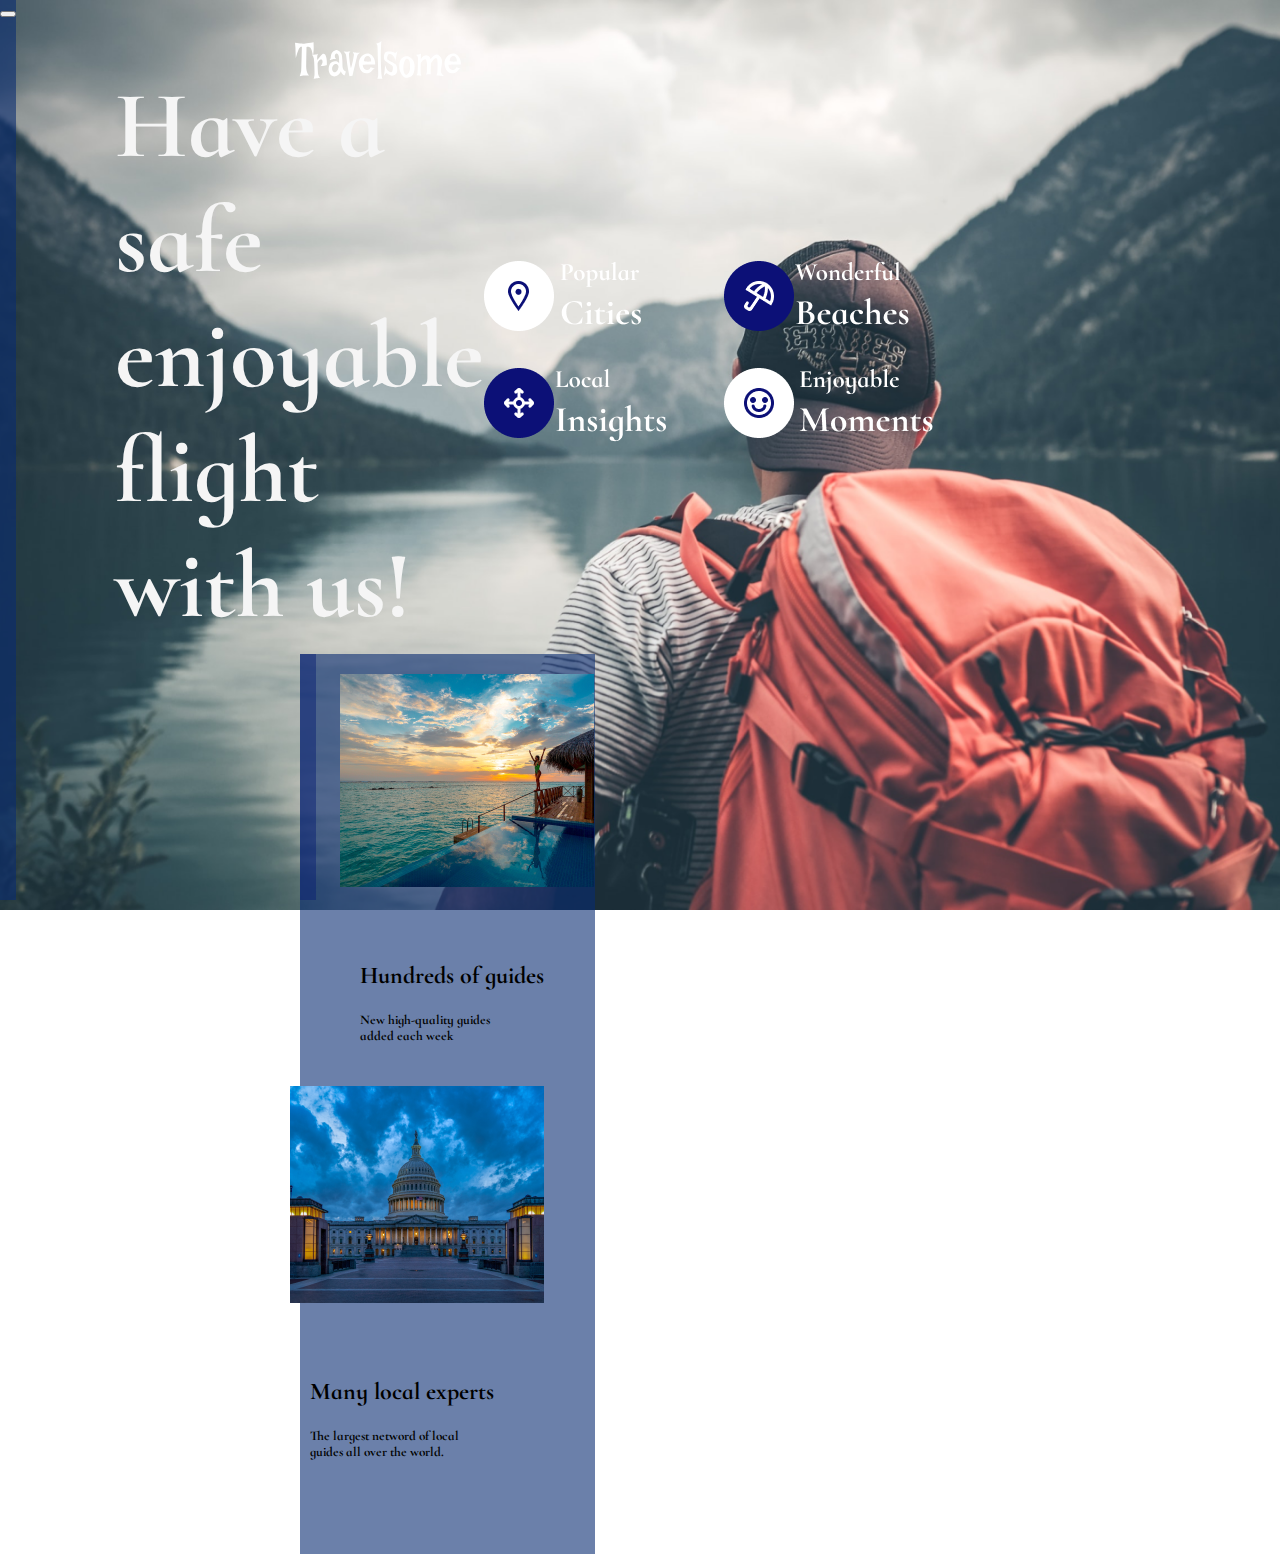
<file: week11/index.html>
<!DOCTYPE html>
<html lang="en">

<head>
  <meta charset="UTF-8">
  <meta http-equiv="X-UA-Compatible" content="IE=edge">
  <meta name="viewport" content="width=device-width, initial-scale=1.0">
  <link rel="stylesheet" href="style.css">
  <!-- CSS only -->
  <link href="https://cdn.jsdelivr.net/npm/bootstrap@5.2.0/dist/css/bootstrap.min.css" rel="stylesheet"
    integrity="sha384-gH2yIJqKdNHPEq0n4Mqa/HGKIhSkIHeL5AyhkYV8i59U5AR6csBvApHHNl/vI1Bx" crossorigin="anonymous">

  <link rel="preconnect" href="https://fonts.googleapis.com">
  <link rel="preconnect" href="https://fonts.gstatic.com" crossorigin>
  <link href="https://fonts.googleapis.com/css2?family=Imprima&display=swap" rel="stylesheet">
  <link rel="preconnect" href="https://fonts.googleapis.com">
  <link rel="preconnect" href="https://fonts.gstatic.com" crossorigin>
  <link href="https://fonts.googleapis.com/css2?family=Cormorant+Infant&display=swap" rel="stylesheet">

  <link href="https://fonts.googleapis.com/css2?family=Cormorant+Infant&display=swap" rel="stylesheet">
  <title>TravelSome</title>
</head>

<body>

  <div class="container-fluid">


    <nav class="navbar navbar-expand-lg">

      <a class="navbar-brand" href="#"> <img src="img/logo.svg">
      </a>
      <button class="navbar-toggler" type="button" data-bs-toggle="collapse" data-bs-target="#navbarSupportedContent"
        aria-controls="navbarSupportedContent" aria-expanded="false" aria-label="Toggle navigation">
        <span class="navbar-toggler-icon"></span>
      </button>
      <div class="collapse navbar-collapse" id="navbarSupportedContent">
        <ul class="navbar-nav mr-auto mb-2 mb-lg-0">
          <li class="nav-item  linkmr">
            <a class="nav-link " aria-current="page" href="#">Home</a>
          </li>
          <li class="nav-item  linkmr">
            <a class="nav-link " aria-current="page" href="#">About</a>
          </li>
          <li class="nav-item contact ">
            <a class="nav-link " aria-current="page" href="#">Contact</a>
          </li>

      </div>

    </nav>

    <div class="container">
      <div class="row justify-content-around content">
        <div class="col-8">
          Have a safe <br> enjoyable flight <br> with us!
        </div>
        <div class="row justify-content-around cities">
          <div class="col-8">
            <a class="" href="#"> <img src="img/Group 2.png"> </a>

          </div>
        </div>
      </div>
    </div>


    <footer class="text-center text-white ">

      <div class="footer">

        <div class="container-fluid">
          <div class="row">
            <div class="col-5 d-flex city1">
              <img src="img/pexels-asad-photo-maldives-3155666 1.png">
              <div class="city-text">
                <h2>Hundreds of guides
                </h2>
                <h5> New high-quality guides <br> added each week</h5>
              </div>
            </div>


            <div class="col-5 d-flex city2">
              <img src="img/pexels-pierre-blaché-3369102 1.png">


              <div class="city-text">
                <h2>Many local experts

                </h2>
                <h5>The largest netword of local <br> guides all over the world.</h5>
              </div>
            </div>

          </div>


        </div>

      </div>
    </footer>



  </div>

  <!-- JavaScript Bundle with Popper -->
  <script src="https://cdn.jsdelivr.net/npm/bootstrap@5.2.0/dist/js/bootstrap.bundle.min.js"
    integrity="sha384-A3rJD856KowSb7dwlZdYEkO39Gagi7vIsF0jrRAoQmDKKtQBHUuLZ9AsSv4jD4Xa"
    crossorigin="anonymous"></script>
</body>

</html>
</file>
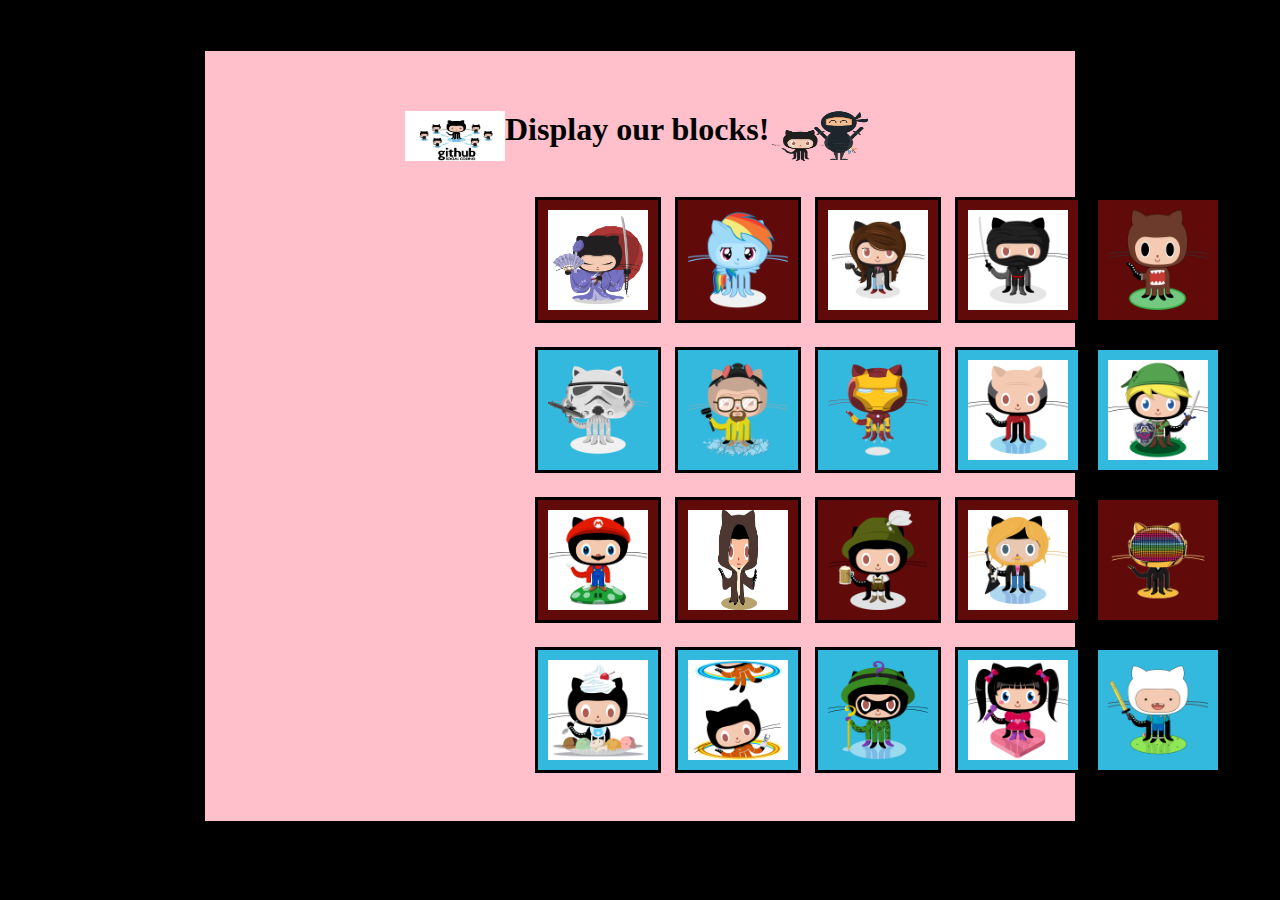
<file: week3/index.html>
<!DOCTYPE html>
<html lang="en">

<head>
    <meta charset="UTF-8">
    <meta http-equiv="X-UA-Compatible" content="IE=edge">
    <meta name="viewport" content="width=device-width, initial-scale=1.0">
    <title>layouts</title>
    <link rel="stylesheet" href="style.css">
</head>

<body>
    <div id="container">


        <div class="title">
            <img src="images/p6.jpg" alt="van3" style="width:100px;height:50px;">
            <h1>Display our blocks!</h1>
            <img src="images/p19.png" alt="van3" style="width:100px;height:50px;">
        </div>
        <div class="second-cont">
            <div id="row1">
                <img src="images/p0.jpg" alt="van1" style="width:100px;height:100px;">
                <img src="images/p1.png" alt="van2" style="width:100px;height:100px;">
                <img src="images/p3.jpg" alt="van3" style="width:100px;height:100px;">
                <img src="images/p4.jpg" alt="van3" style="width:100px;height:100px;">
                <img src="images/p5.png" alt="van3" style="width:100px;height:100px;">



            </div>



            <div id="row2">
                <img src="images/p23.png" alt="van3" style="width:100px;height:100px;">
                <img src="images/p7.png" alt="van3" style="width:100px;height:100px;">
                <img src="images/p8.png" alt="van3" style="width:100px;height:100px;">
                <img src="images/p9.jpg" alt="van3" style="width:100px;height:100px;">
                <img src="images/p10.png" alt="van3" style="width:100px;height:100px;">
            </div>


            <div id="row3">
                <img src="images/p12.png" alt="van3" style="width:100px;height:100px;">
                <img src="images/p13.jpg" alt="van3" style="width:100px;height:100px;">
                <img src="images/p14.png" alt="van3" style="width:100px;height:100px;">
                <img src="images/p15.png" alt="van3" style="width:100px;height:100px;">
                <img src="images/p16.gif" alt="van3" style="width:100px;height:100px;">

            </div>

            <div id="row4">
                <img src="images/p17.jpg" alt="van3" style="width:100px;height:100px;">
                <img src="images/p18.jpg" alt="van3" style="width:100px;height:100px;">
                <img src="images/p24.png" alt="van3" style="width:100px;height:100px;">
                <img src="images/p20.png" alt="van3" style="width:100px;height:100px;">
                <img src="images/p21.png" alt="van3" style="width:100px;height:100px;">
            </div>

        

    </div>
   
</body>

</html>
</file>
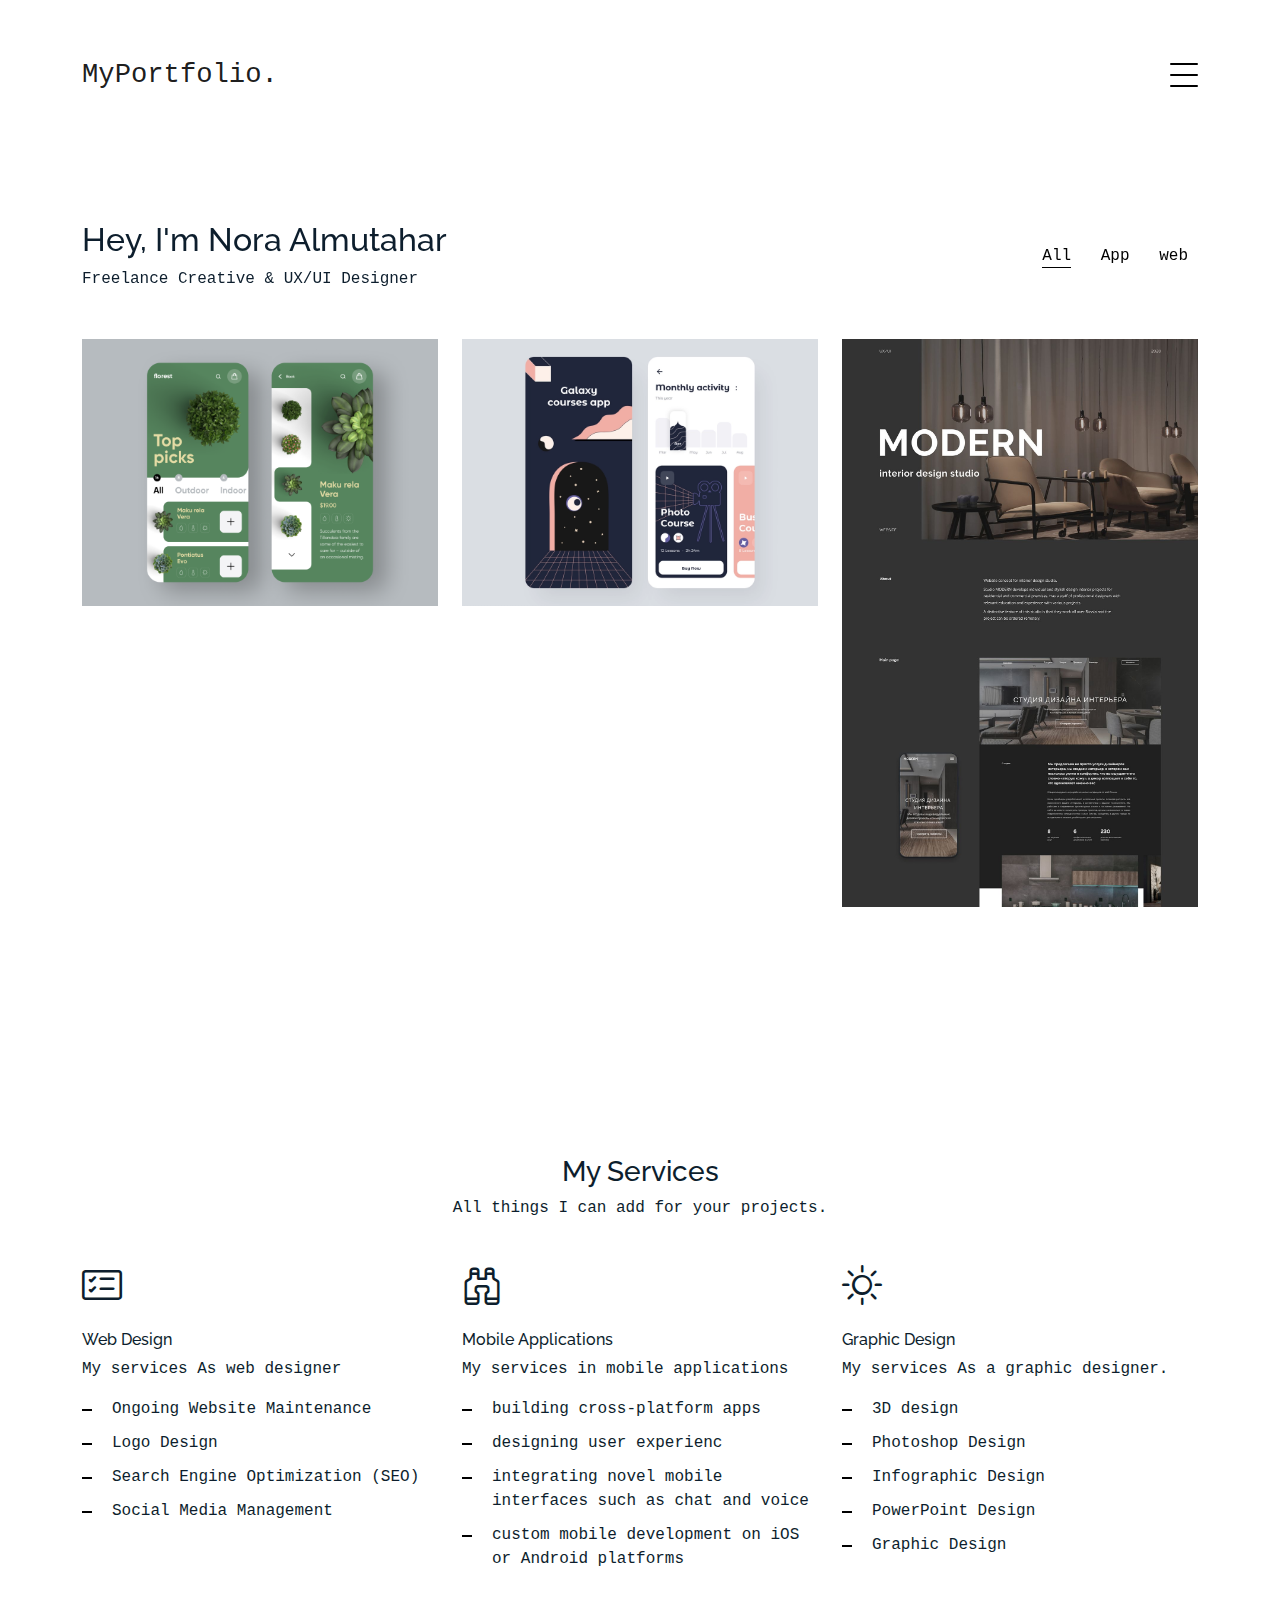
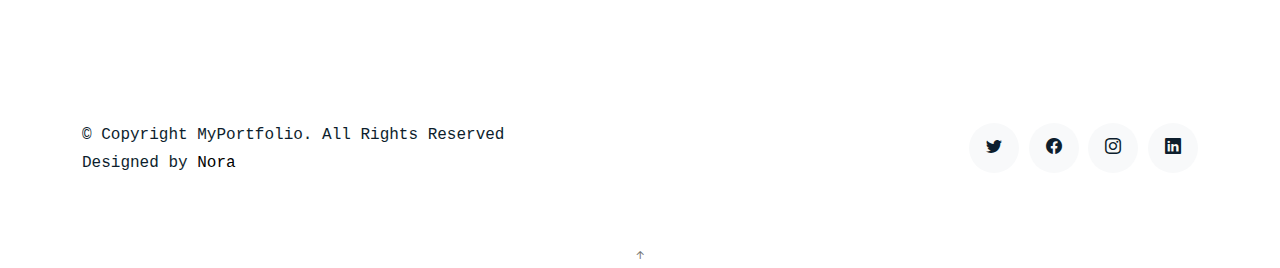
<file: Week7/index.html>
<!DOCTYPE html>
<html lang="en">

<head>
  <meta charset="utf-8">
  <meta content="width=device-width, initial-scale=1.0" name="viewport">

  <title>MyPortfolio</title>
  <meta content="" name="description">
  <meta content="" name="keywords">

  <!-- Google Fonts -->
  <link href="https://fonts.googleapis.com/css?family=https://fonts.googleapis.com/css?family=Inconsolata:400,500,600,700|Raleway:400,400i,500,500i,600,600i,700,700i" rel="stylesheet">

  <!-- Vendor CSS Files -->
  <link href="assets/vendor/aos/aos.css" rel="stylesheet">
  <link href="assets/vendor/bootstrap/css/bootstrap.min.css" rel="stylesheet">
  <link href="assets/vendor/bootstrap-icons/bootstrap-icons.css" rel="stylesheet">
  <link href="assets/vendor/swiper/swiper-bundle.min.css" rel="stylesheet">

  <!-- Template Main CSS File -->
  <link href="assets/css/style.css" rel="stylesheet">

  <!-- =======================================================
  * Template Name: MyPortfolio - v4.7.0
  * Template URL: https://bootstrapmade.com/myportfolio-bootstrap-portfolio-website-template/
  * Author: BootstrapMade.com
  * License: https://bootstrapmade.com/license/
  ======================================================== -->
</head>

<body>

  <!-- ======= Navbar ======= -->
  <div class="collapse navbar-collapse custom-navmenu" id="main-navbar">
    <div class="container py-2 py-md-5">
      <div class="row align-items-start">
        <div class="col-md-2">
          <ul class="custom-menu">
            <li class="active"><a href="index.html">Home</a></li>
            <li><a href="about.html">About Me</a></li>
          
            <li><a href="contact.html">Contact</a></li>
          </ul>
        </div>
        <div class="col-md-6 d-none d-md-block  mr-auto">
          <div class="tweet d-flex">
            <span class="bi bi-twitter text-white mt-2 mr-3"></span>
            <div>
              <p><em>The experience is about how we get there, not the landing place. <br> <a href="#">t.co/v82jsk</a></em></p>
            </div>
          </div>
        </div>
        <div class="col-md-4 d-none d-md-block">
          <h3>Hire Me</h3>
          <p>Over the years, I have acquired relevant skills and experience, which I shall bring to your organization. I have also worked tirelessly on my communication abilities and teamwork skills, which I will put to use in my future career, which would be in your organization if I am selected for the position<br> <a href="#">myemail@gmail.com</a></p>
        </div>
      </div>

    </div>
  </div>

  <nav class="navbar navbar-light custom-navbar">
    <div class="container">
      <a class="navbar-brand" href="index.html">MyPortfolio.</a>
      <a href="#" class="burger" data-bs-toggle="collapse" data-bs-target="#main-navbar">
        <span></span>
      </a>
    </div>
  </nav>

  <main id="main">

    <!-- ======= Works Section ======= -->
    <section class="section site-portfolio">
      <div class="container">
        <div class="row mb-5 align-items-center">
          <div class="col-md-12 col-lg-6 mb-4 mb-lg-0" data-aos="fade-up">
            <h2>Hey, I'm Nora Almutahar</h2>
            <p class="mb-0">Freelance Creative &amp; UX/UI Designer</p>
          </div>
          <div class="col-md-12 col-lg-6 text-start text-lg-end" data-aos="fade-up" data-aos-delay="100">
            <div id="filters" class="filters">
              <a href="#" data-filter="*" class="active">All</a>
              <a href="#" data-filter=".app">App</a>
              <a href="#" data-filter=".web">web</a>
            
            </div>
          </div>
        </div>
        <div id="portfolio-grid" class="row no-gutter" data-aos="fade-up" data-aos-delay="200">
          <div class="item app col-sm-6 col-md-4 col-lg-4 mb-4">
            <a href="work-single.html" class="item-wrap fancybox">
              <div class="work-info">
                <h3>Florest</h3>
                <span>App</span>
              </div>
              <img class="img-fluid" src="assets/img/Florest.png">
            </a>
          </div>
          <div class="item app col-sm-6 col-md-4 col-lg-4 mb-4">
            <a href="work-single1.html" class="item-wrap fancybox">
              <div class="work-info">
                <h3>Online courses</h3>
                <span>App</span>
              </div>
              <img class="img-fluid" src="assets/img/class.webp">
            </a>
          </div>
         
          <div class="item web col-sm-6 col-md-4 col-lg-4 mb-4">
            <a href="work-single2.html" class="item-wrap fancybox">
              <div class="work-info">
                <h3>Interior Design</h3>
                <span>web</span>
              </div>
              <img class="img-fluid" src="assets/img/Interior.jpg">
            </a>
          </div>
        
             
    </section><!-- End  Works Section -->

   

    <!-- ======= Services Section ======= -->
    <section class="section services">
      <div class="container">
        <div class="row justify-content-center text-center mb-4">
          <div class="col-5">
            <h3 class="h3 heading">My Services</h3>
            <p>All things I can add for your projects.</p>
          </div>
        </div>
        <div class="row">

          <div class="col-sm-6 col-md-4 col-lg-4 mb-4">
            <i class="bi bi-card-checklist"></i>
            <h4 class="h4 mb-2">Web Design</h4>
            <p>My services As web designer</p>
            <ul class="list-unstyled list-line">
              <li>Ongoing Website Maintenance</li>
              <li>Logo Design</li>
              <li>Search Engine Optimization (SEO)</li>
              <li>Social Media Management</li>
            
            </ul>
          </div>
          <div class="col-sm-6 col-md-4 col-lg-4 mb-4">
            <i class="bi bi-binoculars"></i>
            <h4 class="h4 mb-2">Mobile Applications</h4>
            <p>My services in mobile applications</p>
            <ul class="list-unstyled list-line">
              <li> building cross-platform apps</li>
              <li>designing user experienc</li>
              <li>integrating novel mobile interfaces such as chat and voice</li>
              <li>custom mobile development on iOS or Android platforms</li>
            
            </ul>
          </div>
          <div class="col-sm-6 col-md-4 col-lg-4 mb-4">
            <i class="bi bi-brightness-high"></i>
            <h4 class="h4 mb-2">Graphic Design</h4>
            <p>My services As a graphic designer.</p>
            <ul class="list-unstyled list-line">
              <li>3D design</li>
              <li>Photoshop Design</li>
              <li>Infographic Design</li>
              <li>PowerPoint Design</li>
              <li>Graphic Design</li>
            </ul>
          </div>
      
    </section><!-- End Services Section -->


  <!-- ======= Footer ======= -->
  <footer class="footer" role="contentinfo">
    <div class="container">
      <div class="row">
        <div class="col-sm-6">
          <p class="mb-1">&copy; Copyright MyPortfolio. All Rights Reserved</p>
          <div class="credits">
           
            Designed by <a href="https://Nora.com/">Nora</a>
          </div>
        </div>
        <div class="col-sm-6 social text-md-end">
          <a href="#"><span class="bi bi-twitter"></span></a>
          <a href="#"><span class="bi bi-facebook"></span></a>
          <a href="#"><span class="bi bi-instagram"></span></a>
          <a href="#"><span class="bi bi-linkedin"></span></a>
        </div>
      </div>
    </div>
  </footer>

  <a href="#" class="back-to-top d-flex align-items-center justify-content-center"><i class="bi bi-arrow-up-short"></i></a>

  <!-- Vendor JS Files -->
  <script src="assets/vendor/aos/aos.js"></script>
  <script src="assets/vendor/bootstrap/js/bootstrap.bundle.min.js"></script>
  <script src="assets/vendor/isotope-layout/isotope.pkgd.min.js"></script>
  <script src="assets/vendor/swiper/swiper-bundle.min.js"></script>
  <script src="assets/vendor/php-email-form/validate.js"></script>

  <!-- Template Main JS File -->
  <script src="assets/js/main.js"></script>

</body>

</html>
</file>
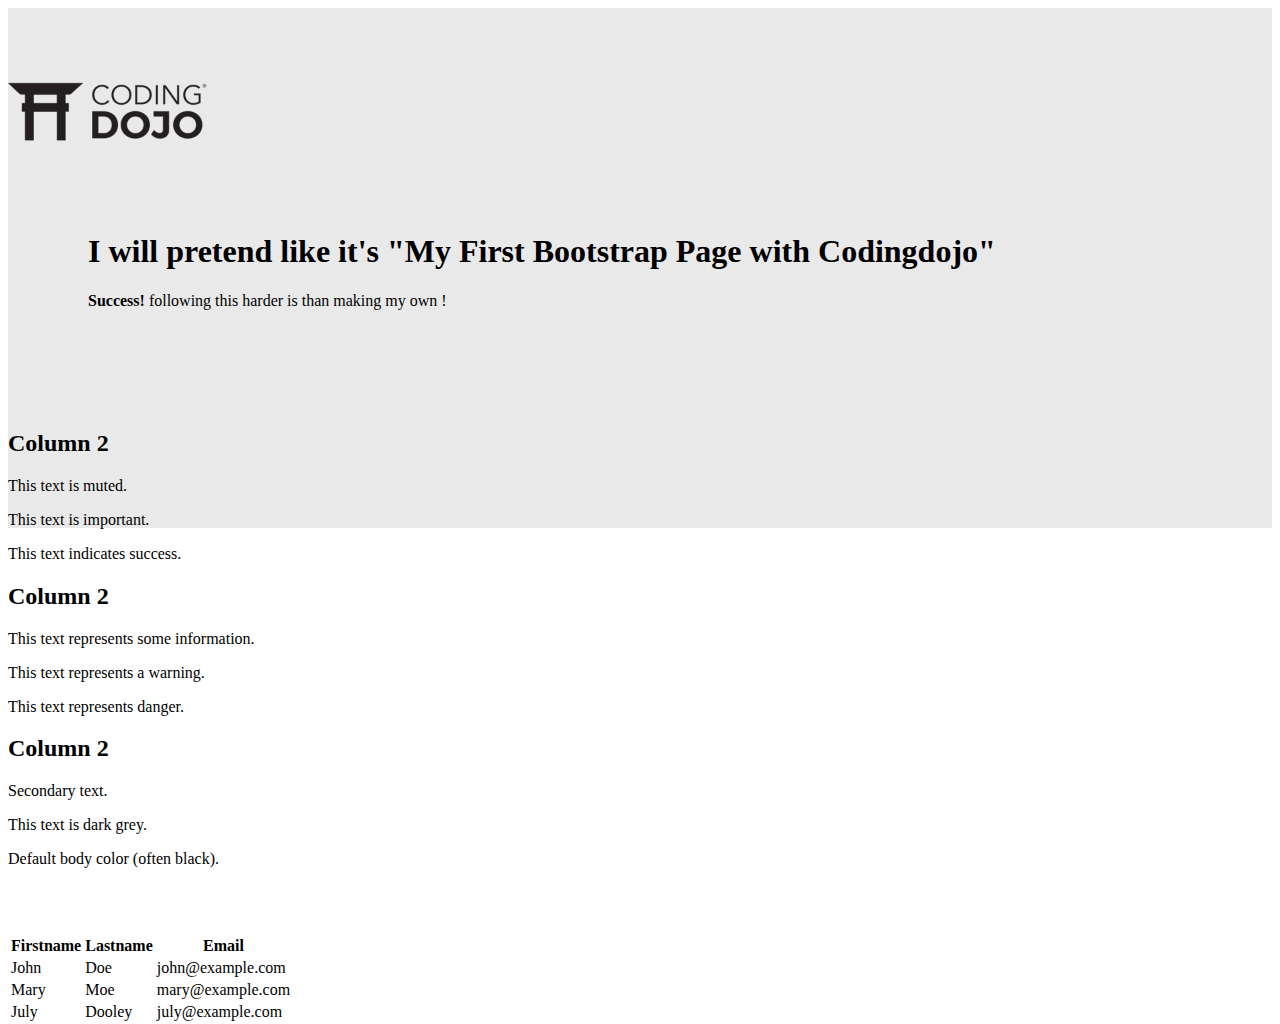
<file: Week8/index.html>
<!doctype html>
<html lang="en">
  <head>
    <meta charset="utf-8">
    <meta name="viewport" content="width=device-width, initial-scale=1">
    <title>Week 8</title>
    <link href="https://cdn.jsdelivr.net/npm/bootstrap@5.2.0/dist/css/bootstrap.min.css" rel="stylesheet" integrity="sha384-gH2yIJqKdNHPEq0n4Mqa/HGKIhSkIHeL5AyhkYV8i59U5AR6csBvApHHNl/vI1Bx" crossorigin="anonymous">
<!-- CSS only -->
<link href="https://cdn.jsdelivr.net/npm/bootstrap@5.2.0/dist/css/bootstrap.min.css" rel="stylesheet" integrity="sha384-gH2yIJqKdNHPEq0n4Mqa/HGKIhSkIHeL5AyhkYV8i59U5AR6csBvApHHNl/vI1Bx" crossorigin="anonymous">
<link rel="stylesheet" href="style.css">

</head>
  <body>
    <div class="yes container-fluid">
    <div class="text-center">
        <img src="logo.png" class="rounded" alt="..." width="200" height="200">
      </div>

    <figure class="text-center">
        <blockquote class="first">   
            <h1>I will pretend like it's "My First Bootstrap Page with Codingdojo"</h1>
            <div class="alert alert-success" role="alert">
                <span>Success!</span> following this harder is than making my own !
              </div>

        </blockquote>
  
      </figure>
  

      <div class="dd">
        <div class="row columns justify-content-start">
          <div class="col-4">
           <h2> Column 2</h2>
           <p class="text-muted">This text is muted.</p>
           <p class="text-primary">This text is important.</p>
           <p class="text-success">This text indicates success.</p>
              
          </div>
          <div class="col-4">
            <h2> Column 2</h2>
            <p class="text-info">This text represents some information.</p>
            <p class="text-warning">This text represents a warning.</p>
            <p class="text-danger">This text represents danger.</p>
            
          </div>
          <div class="col-4">
            <h2> Column 2</h2>
            <p class="text-secondary">Secondary text.</p>
            <p class="text-dark">This text is dark grey.</p>
            <p class="text-body">Default body color (often black).</p> 
          </div>
        </div>
      

        <table class="table infos table-striped">
            <thead>
              <tr>
               
                <th scope="col">Firstname</th>
                <th scope="col">Lastname</th>
                <th scope="col">Email</th>
              </tr>
            </thead>
            <tbody>
              <tr>
                
                <td>John</td>
                <td>Doe</td>
                <td>john@example.com</td>
              </tr>
              <tr>
                
                <td>Mary</td>
                <td>Moe</td>
                <td>mary@example.com</td>
              </tr>
              <tr>
            
                <td>July</td>
                <td>Dooley</td>
                <td>july@example.com</td>
              </tr>
            </tbody>
          </table>

      


    </div> 
</div> 
    <script src="https://cdn.jsdelivr.net/npm/bootstrap@5.2.0/dist/js/bootstrap.bundle.min.js" integrity="sha384-A3rJD856KowSb7dwlZdYEkO39Gagi7vIsF0jrRAoQmDKKtQBHUuLZ9AsSv4jD4Xa" crossorigin="anonymous"></script>
  </body>


</html>
</file>
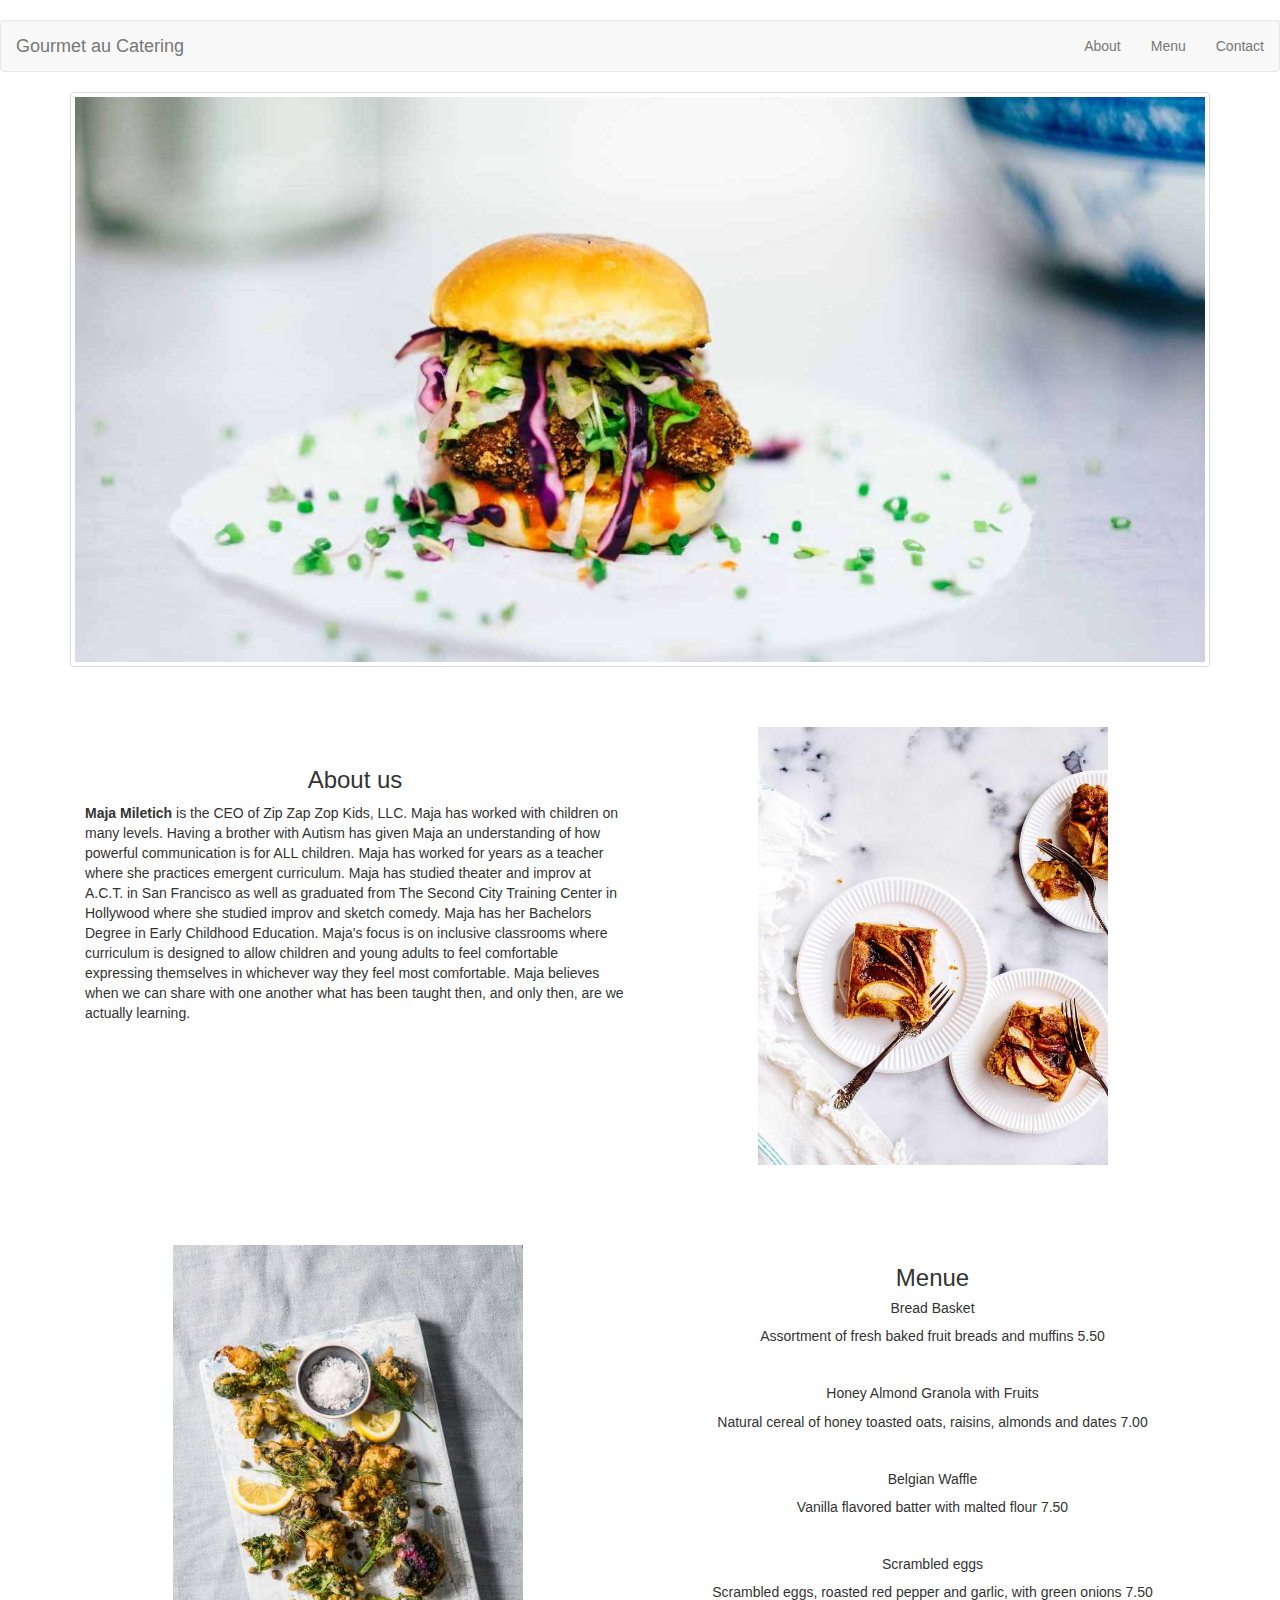
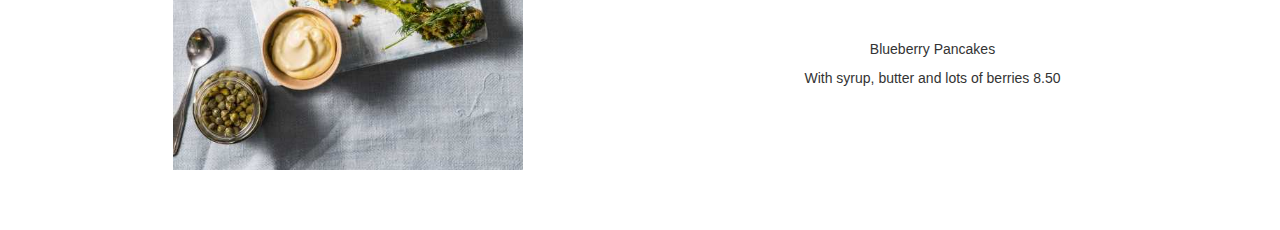
<file: week9/index.html>
<!DOCTYPE html>
<html lang="en">

<head>
  <title>Bootstrap Example</title>
  <meta charset="utf-8">
  <meta name="viewport" content="width=device-width, initial-scale=1.0">
  <link rel="stylesheet" href="https://maxcdn.bootstrapcdn.com/bootstrap/3.4.1/css/bootstrap.min.css">
  <script src="https://ajax.googleapis.com/ajax/libs/jquery/3.6.0/jquery.min.js"></script>
  <script src="https://maxcdn.bootstrapcdn.com/bootstrap/3.4.1/js/bootstrap.min.js"></script>
</head>


<body>


  <!-- Navbar -->


  <di class="navbar">
    <nav class="navbar navbar-default">
      <div class="container-fluid">
        <div class="navbar-header">
          <a class="navbar-brand">Gourmet au Catering</a>
        </div>
        <ul class="nav navbar-nav navbar-right">
          <li><a href="#">About</a></li>
          <li><a href="#">Menu</a></li>
          <li><a href="#">Contact</a></li>
        </ul>
      </div>
    </nav>

    <!-- main photo -->

    <div class="container">
      <img src="hamburger.jpg" class="img-thumbnail" alt="...">

      <br>
      <br>
      <br>
      <br>


      <!-- First card -->

      <div class="card">
        <div class="col-md-6"><br>
          <h3 class="text-center">About us</h3>
          <p><strong>Maja Miletich </strong>is the CEO of Zip Zap Zop Kids, LLC. Maja has worked with children on many
            levels. Having a brother with Autism has given Maja an understanding of how powerful communication is for
            ALL children. Maja has worked for years as a teacher where she practices emergent curriculum. Maja has
            studied theater and improv at A.C.T. in San Francisco as well as graduated from The Second City Training
            Center in Hollywood where she studied improv and sketch comedy. Maja has her Bachelors Degree in Early
            Childhood Education. Maja's focus is on inclusive classrooms where curriculum is designed to allow children
            and young adults to feel comfortable expressing themselves in whichever way they feel most comfortable. Maja
            believes when we can share with one another what has been taught then, and only then, are we actually
            learning.</p>
        </div>
        <div class="row text-center">

          <div class="col-md-6">
            <img src="tablesetting2.jpg" class="card-img" alt="..." width="350px">

          </div>
        </div>
      </div>
      <br>
      <br><br>
      <br>
      <!-- Second card -->
      <div class="card">

        <div class="row text-center">
          <div class="col-md-6">

            <img src="tablesetting.jpg" class="card-img" alt="..." width="350px">

          </div>
          <h3 class="text-center">Menue</h3>
          <div id="Eat" class="w3-container menu w3-padding-48 w3-card">
            <h5>Bread Basket</h5>
            <p class="w3-text-grey">Assortment of fresh baked fruit breads and muffins 5.50</p><br>

            <h5>Honey Almond Granola with Fruits</h5>
            <p class="w3-text-grey">Natural cereal of honey toasted oats, raisins, almonds and dates 7.00</p><br>

            <h5>Belgian Waffle</h5>
            <p class="w3-text-grey">Vanilla flavored batter with malted flour 7.50</p><br>

            <h5>Scrambled eggs</h5>
            <p class="w3-text-grey">Scrambled eggs, roasted red pepper and garlic, with green onions 7.50</p><br>

            <h5>Blueberry Pancakes</h5>
            <p class="w3-text-grey">With syrup, butter and lots of berries 8.50</p>
          </div>
        </div>
      </div>
      <br>
      <br>

      <div class="row justify-content-center">
        <div class="card mb-3 " style="max-width: 740px;">

        </div>
      </div>

    </div>

    <script src="https://cdn.jsdelivr.net/npm/bootstrap@5.1.2/dist/js/bootstrap.bundle.min.js"
      integrity="sha384-kQtW33rZJAHjgefvhyyzcGF3C5TFyBQBA13V1RKPf4uH+bwyzQxZ6CmMZHmNBEfJ"
      crossorigin="anonymous"></script>

    </script>
</body>

</html>
</file>
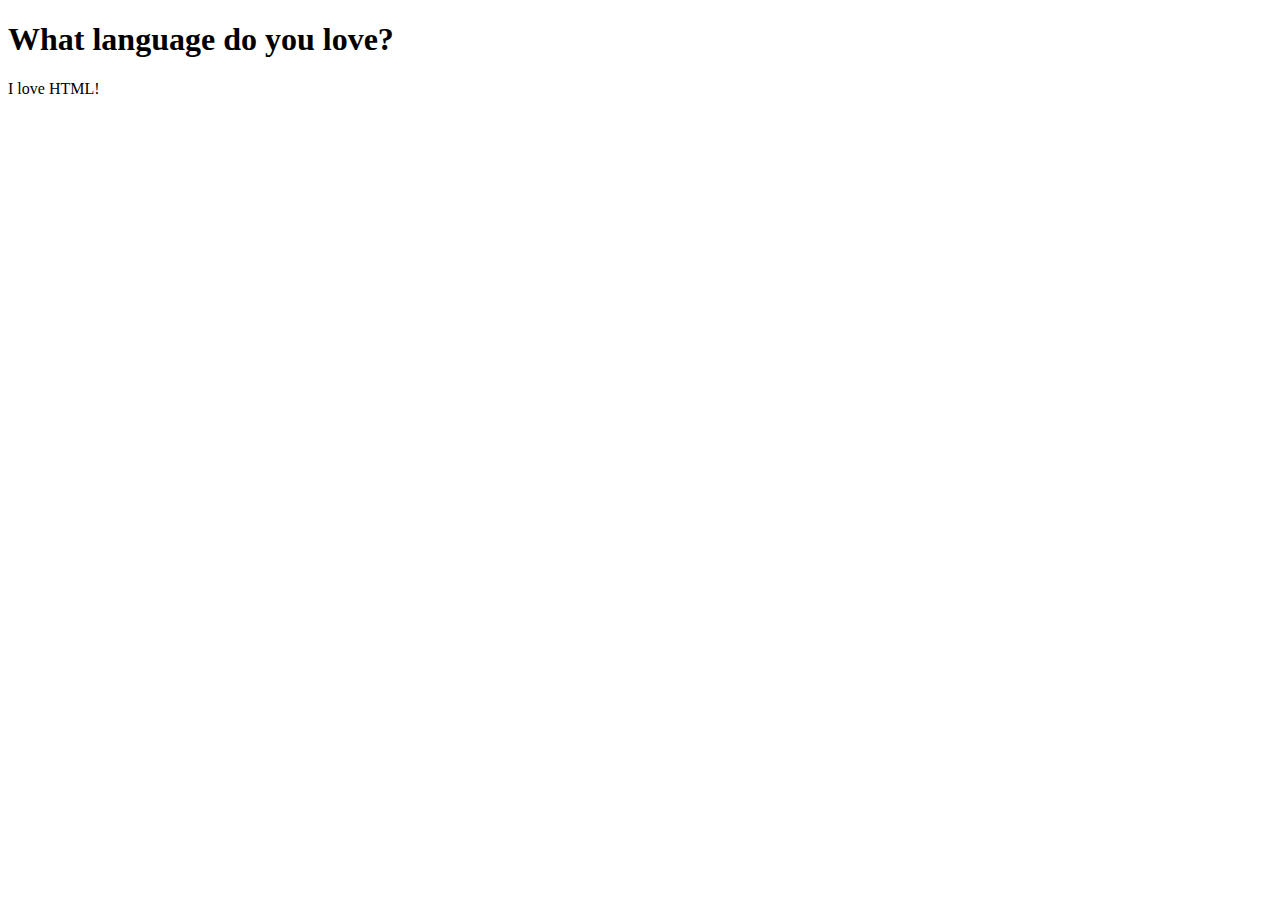
<file: week1/FixIndentation1.html>
<!DOCTYPE html>
<html>

<head>
    <title>
        Basic I
    </title>
</head>

<body>
    <h1>
        What language do you love?
    </h1>
    <p>
        I love HTML!
    </p>
</body>

</html>
</file>
<file: week11/style.css>
body {
    background-image: url(img/BackgroundImage.png);
    background-size: cover;
    background-repeat: no-repeat;
    overflow-x: hidden;
    overflow-y: hidden;

}

.container-fluid {
    background-color: #082c7199 !important;



    position: absolute;

    height: 100vh;
    left: 0px;
    top: 0px;
}



.navbar-brand {

    position: absolute !important;
    width: 166px;
    height: 38px;
    left: 150px !important;
    top: 41px !important;
    padding-left: 145px !important;
}

.mr-auto {
    position: absolute !important;
    right: 150px !important;
    padding-right: 145px !important;
    top: 50px !important;
}

.nav-item a {


    color: white !important;
    font-family: 'Imprima', sans-serif !important;
    font-style: normal !important;
    font-weight: 400 !important;
    font-size: 20px !important;
    line-height: 17px !important;



}

.contact {

    padding: 10px !important;
    width: 127px !important;
    height: 50px !important;

    text-align: center !important;
    background: #0C1077 !important;
    border-radius: 20px !important;
    position: relative !important;
    top: -10px !important;



}

.linkmr {
    margin-right: 70px !important;
}


.content {
    position: absolute !important;

    height: 410px !important;
    left: 115px !important;
    top: 150px !important;

    font-family: 'Cormorant Infant', serif !important;
    font-style: normal !important;
    font-weight: 700 !important;
    font-size: 95px !important;
    line-height: 115px;
    display: flex;
    align-items: center;

    color: #F5F5F5;

}

.cities {
    margin-top: 20px !important;

}

.footer {
    background-color: #0c107780;
    width: 100% !important;
    height: 246px;
    position: absolute !important;
    left: 300px !important;
    bottom: 0px;
    text-align: left !important;



}

.city1 {
    padding-top: 20px !important;
    padding-left: 40px !important;
}

.city2 {
    padding-top: 20px !important;
    margin-left: -10px !important;
}

.city-text {
    padding-top: 50px !important;
    padding-left: 20px !important
}

.city-text {
    font-family: 'Cormorant Infant', serif;

}
</file>
<file: week3/style.css>
*{
margin: 0;
padding: 0;

}

#container {

    position: fixed; 
  top: 0; 
  left: 0; 

  /* Preserve aspet ratio */
  min-width: 100%;
  min-height: 100%;
  background-color: black;
}


.title {
  width: 850px;
  height: 750px;
  background-color: pink;
  margin: 0px auto;
  padding: 10px;
  border: 1px solid black;
  position: relative;
  top: 50px;
  display: flex;
 
}
.second-cont{
  float: left;
margin: 10px ;
padding:20px;
position: relative;
bottom: 620px;
left: 500px;

}

#row1 img{
  margin-left: 5px;
  margin-right: 5px;
  margin-top: 15px;
  margin-bottom: 5px;
  padding:10px;
  border: 3px solid black;
  background-color: #600a0a;


}

#row2 img{
  margin-left: 5px;
  margin-right: 5px;
  margin-top: 15px;
  margin-bottom: 5px;
  padding:10px;
  border: 3px solid black;
  background-color: #34b9de;


}
#row3 img{
  margin-left: 5px;
    margin-right: 5px;
    margin-top: 15px;
    margin-bottom: 5px;
    padding:10px;
    border: 3px solid black;
    background-color: #600a0a;


}
#row4 img{
  margin-left: 5px;
  margin-right: 5px;
  margin-top: 15px;
  margin-bottom: 5px;
  padding:10px;
  border: 3px solid black;
  background-color: #34b9de;

}

.title img{

  position: relative;
 left:190px;
 top: 50px;
}

.title h1{
  text-align: center;
  position: relative;
 left:190px;
 top: 50px;
}
</file>
<file: Week8/style.css>
.yes{

    background: linear-gradient(to bottom,  #d9d9d992  60%, white 50%);

}

.first span {
    font-weight: bold;
}

 .columns{

    position: relative;
    top:100px;

 }
.infos{

    position: relative;
    top:150px;
}
</file>
<file: Week7/assets/css/style.css>
/**
* Template Name: MyPortfolio - v4.7.0
* Template URL: https://bootstrapmade.com/myportfolio-bootstrap-portfolio-website-template/
* Author: BootstrapMade.com
* License: https://bootstrapmade.com/license/
*/

/*--------------------------------------------------------------
# General
--------------------------------------------------------------*/
body {
  font-family: "Inconsolata", monospace;
  color: #0d1e2d;
}

a {
  color: #777;
  text-decoration: none;
}

a:hover {
  color: #000;
}

h1, h2, h3, h4, h5, h6, .font-heading {
  font-family: "Raleway", sans-serif;
}

.section {
  padding: 7rem 0;
}

.filters a {
  text-decoration: none;
  color: #000;
  display: inline-block;
  padding-left: 10px;
  padding-right: 10px;
  position: relative;
}
.filters a:hover, .filters a:focus, .filters a:active {
  text-decoration: none;
}
.filters a:hover:before {
  content: "";
  position: absolute;
  left: 10px;
  right: 10px;
  bottom: 0;
  height: 1px;
  background-color: #000;
}
.filters a.active {
  color: #000;
}
.filters a.active:before {
  content: "";
  position: absolute;
  left: 10px;
  right: 10px;
  bottom: 0;
  height: 1px;
  background-color: #000;
}

.item {
  border: none;
  margin-bottom: 30px;
}
.item .item-wrap {
  display: block;
  position: relative;
  overflow: hidden;
}
.item .item-wrap:after {
  z-index: 2;
  position: absolute;
  content: "";
  top: 0;
  left: 0;
  right: 0;
  bottom: 0;
  background: rgba(0, 0, 0, 0.4);
  visibility: hidden;
  opacity: 0;
  transition: 0.3s all ease-in-out;
}
.item .item-wrap img {
  transition: 0.3s transform ease;
  transform: scale(1);
}
.item .item-wrap > .work-info {
  position: absolute;
  top: 50%;
  width: 100%;
  text-align: center;
  z-index: 3;
  transform: translateY(-50%);
  color: #fff;
  opacity: 0;
  visibility: hidden;
  margin-top: 20px;
  transition: 0.3s all ease;
}
.item .item-wrap > .work-info h3 {
  font-size: 20px;
  margin-bottom: 0;
}
.item .item-wrap > .work-info span {
  font-size: 14px;
  text-transform: uppercase;
  letter-spacing: 0.2rem;
}
.item .item-wrap:hover {
  text-decoration: none;
}
.item .item-wrap:hover img {
  transform: scale(1.05);
}
.item .item-wrap:hover:after {
  opacity: 1;
  visibility: visible;
}
.item .item-wrap:hover .work-info {
  margin-top: 0px;
  opacity: 1;
  visibility: visible;
}

.testimonial-wrap {
  padding: 50px 50px 80px 50px;
  background: #eceff2;
}
.testimonial-wrap .testimonial {
  text-align: center;
  max-width: 500px;
  margin: 0 auto;
}
.testimonial-wrap .testimonial img {
  border-radius: 50%;
  width: 120px;
  margin: 0 auto 30px auto;
}
.testimonial-wrap .testimonial blockquote p {
  font-size: 20px;
}

.h3 {
  font-size: 20px;
}

.h4 {
  font-size: 16px;
}

.heading {
  font-size: 28px;
}

.readmore {
  display: inline-block;
  border: 1px solid #000;
  padding: 10px 15px;
  font-size: 12px;
  text-transform: uppercase;
  color: #000;
  transition: 0.2s all ease;
  font-weight: 700;
}
.readmore:active, .readmore:focus, .readmore:hover {
  outline: none;
}
.readmore:hover {
  color: #fff;
  text-decoration: none;
  background: #000;
}

.testimonials-slider .swiper-pagination {
  margin-top: -60px;
  position: relative;
}
.testimonials-slider .swiper-pagination .swiper-pagination-bullet {
  width: 12px;
  height: 12px;
  background-color: rgba(13, 30, 45, 0.3);
  opacity: 1;
}
.testimonials-slider .swiper-pagination .swiper-pagination-bullet-active {
  background-color: rgba(13, 30, 45, 0.6);
}

.sticky-content {
  position: sticky;
  position: -webkit-sticky;
  top: 0;
  /* required */
}

.list-line li {
  margin-bottom: 10px;
  position: relative;
  padding-left: 30px;
}
.list-line li:before {
  content: "";
  position: absolute;
  left: 0;
  top: 0.7rem;
  width: 10px;
  height: 2px;
  background: #000;
}

.form-control {
  border-radius: 0;
  background: #f8f9fa;
  border: 1px solid transparent;
  padding-top: 10px !important;
  padding-bottom: 10px !important;
}
.form-control:active, .form-control:focus {
  background: #eff1f4;
  outline: none;
  box-shadow: none;
  border: 1px solid transparent;
}

.custom-progress {
  height: 7px;
  border-radius: 0;
}
.custom-progress .progress-bar {
  background: #000;
}

/* Services */
.services i {
  font-size: 40px;
}
.services h4 {
  padding-top: 10px;
}

/* Contact Form */
.php-email-form .error-message {
  display: none;
  color: #fff;
  background: #ed3c0d;
  text-align: left;
  padding: 15px;
  font-weight: 600;
}
.php-email-form .error-message br + br {
  margin-top: 25px;
}
.php-email-form .sent-message {
  display: none;
  color: #fff;
  background: #18d26e;
  text-align: center;
  padding: 15px;
  font-weight: 600;
}
.php-email-form .loading {
  display: none;
  background: #fff;
  text-align: center;
  padding: 15px;
}
.php-email-form .loading:before {
  content: "";
  display: inline-block;
  border-radius: 50%;
  width: 24px;
  height: 24px;
  margin: 0 10px -6px 0;
  border: 3px solid #18d26e;
  border-top-color: #eee;
  -webkit-animation: animate-loading 1s linear infinite;
  animation: animate-loading 1s linear infinite;
}

@-webkit-keyframes animate-loading {
  0% {
    transform: rotate(0deg);
  }
  100% {
    transform: rotate(360deg);
  }
}

@keyframes animate-loading {
  0% {
    transform: rotate(0deg);
  }
  100% {
    transform: rotate(360deg);
  }
}
/*--------------------------------------------------------------
# Header
--------------------------------------------------------------*/
/* Custom Navmenu */
.custom-navmenu {
  background: #0d1e2d;
}
.custom-navmenu .custom-menu, .custom-navmenu .custom-menu li {
  padding: 0;
  margin: 0;
  list-style: none;
}
.custom-navmenu .custom-menu li {
  margin-bottom: 0;
  font-size: 20px;
}
.custom-navmenu .custom-menu li a {
  color: #fff;
  padding: 10px 0 !important;
}
.custom-navmenu .custom-menu li a:hover {
  text-decoration: none;
}
.custom-navmenu .custom-menu li.active a {
  text-decoration: underline;
}
.custom-navmenu h3 {
  font-size: 20px;
  color: #fff;
}
.custom-navmenu p {
  color: rgba(255, 255, 255, 0.6);
}
.custom-navmenu a {
  color: rgba(255, 255, 255, 0.7);
}
.custom-navmenu a:hover {
  color: #fff;
}

/* Custom Navbar */
.custom-navbar {
  padding-top: 50px;
  width: 100%;
}
@media (max-width: 780px) {
  .custom-navbar > .container {
    padding-right: 0;
    padding-left: 0;
  }
}
.custom-navbar .navbar-brand {
  font-size: 1.7rem;
}

/* Burger */
.burger {
  width: 28px;
  height: 32px;
  cursor: pointer;
  position: relative;
}

.burger:before, .burger span, .burger:after {
  width: 100%;
  height: 2px;
  display: block;
  background: #000;
  border-radius: 2px;
  position: absolute;
  opacity: 1;
}

.burger:before, .burger:after {
  transition: top 0.35s cubic-bezier(0.23, 1, 0.32, 1), transform 0.35s cubic-bezier(0.23, 1, 0.32, 1), opacity 0.35s cubic-bezier(0.23, 1, 0.32, 1), background-color 1.15s cubic-bezier(0.86, 0, 0.07, 1);
  -webkit-transition: top 0.35s cubic-bezier(0.23, 1, 0.32, 1), -webkit-transform 0.35s cubic-bezier(0.23, 1, 0.32, 1), opacity 0.35s cubic-bezier(0.23, 1, 0.32, 1), background-color 1.15s cubic-bezier(0.86, 0, 0.07, 1);
  content: "";
}

.burger:before {
  top: 4px;
}

.burger span {
  top: 15px;
}

.burger:after {
  top: 26px;
}

/* Hover */
.burger:hover:before {
  top: 7px;
}

.burger:hover:after {
  top: 23px;
}

/* Click */
.burger.active span {
  opacity: 0;
}

.burger.active:before, .burger.active:after {
  top: 40%;
}

.burger.active:before {
  transform: rotate(45deg);
}

.burger.active:after {
  transform: rotate(-45deg);
}

.burger:focus {
  outline: none;
}

/*--------------------------------------------------------------
# Footer
--------------------------------------------------------------*/
.footer {
  padding: 0 0 4rem 0;
}
.footer a {
  color: #000;
}

.social a {
  display: inline-block;
  width: 50px;
  height: 50px;
  border-radius: 50%;
  background: #f8f9fa;
  position: relative;
  text-align: center;
  color: #0d1e2d;
}
.social a span {
  display: inline-block;
  left: 50%;
  position: absolute;
  top: 50%;
  transform: translate(-50%, -50%);
}
.social a:hover {
  color: #000;
}
</file>
